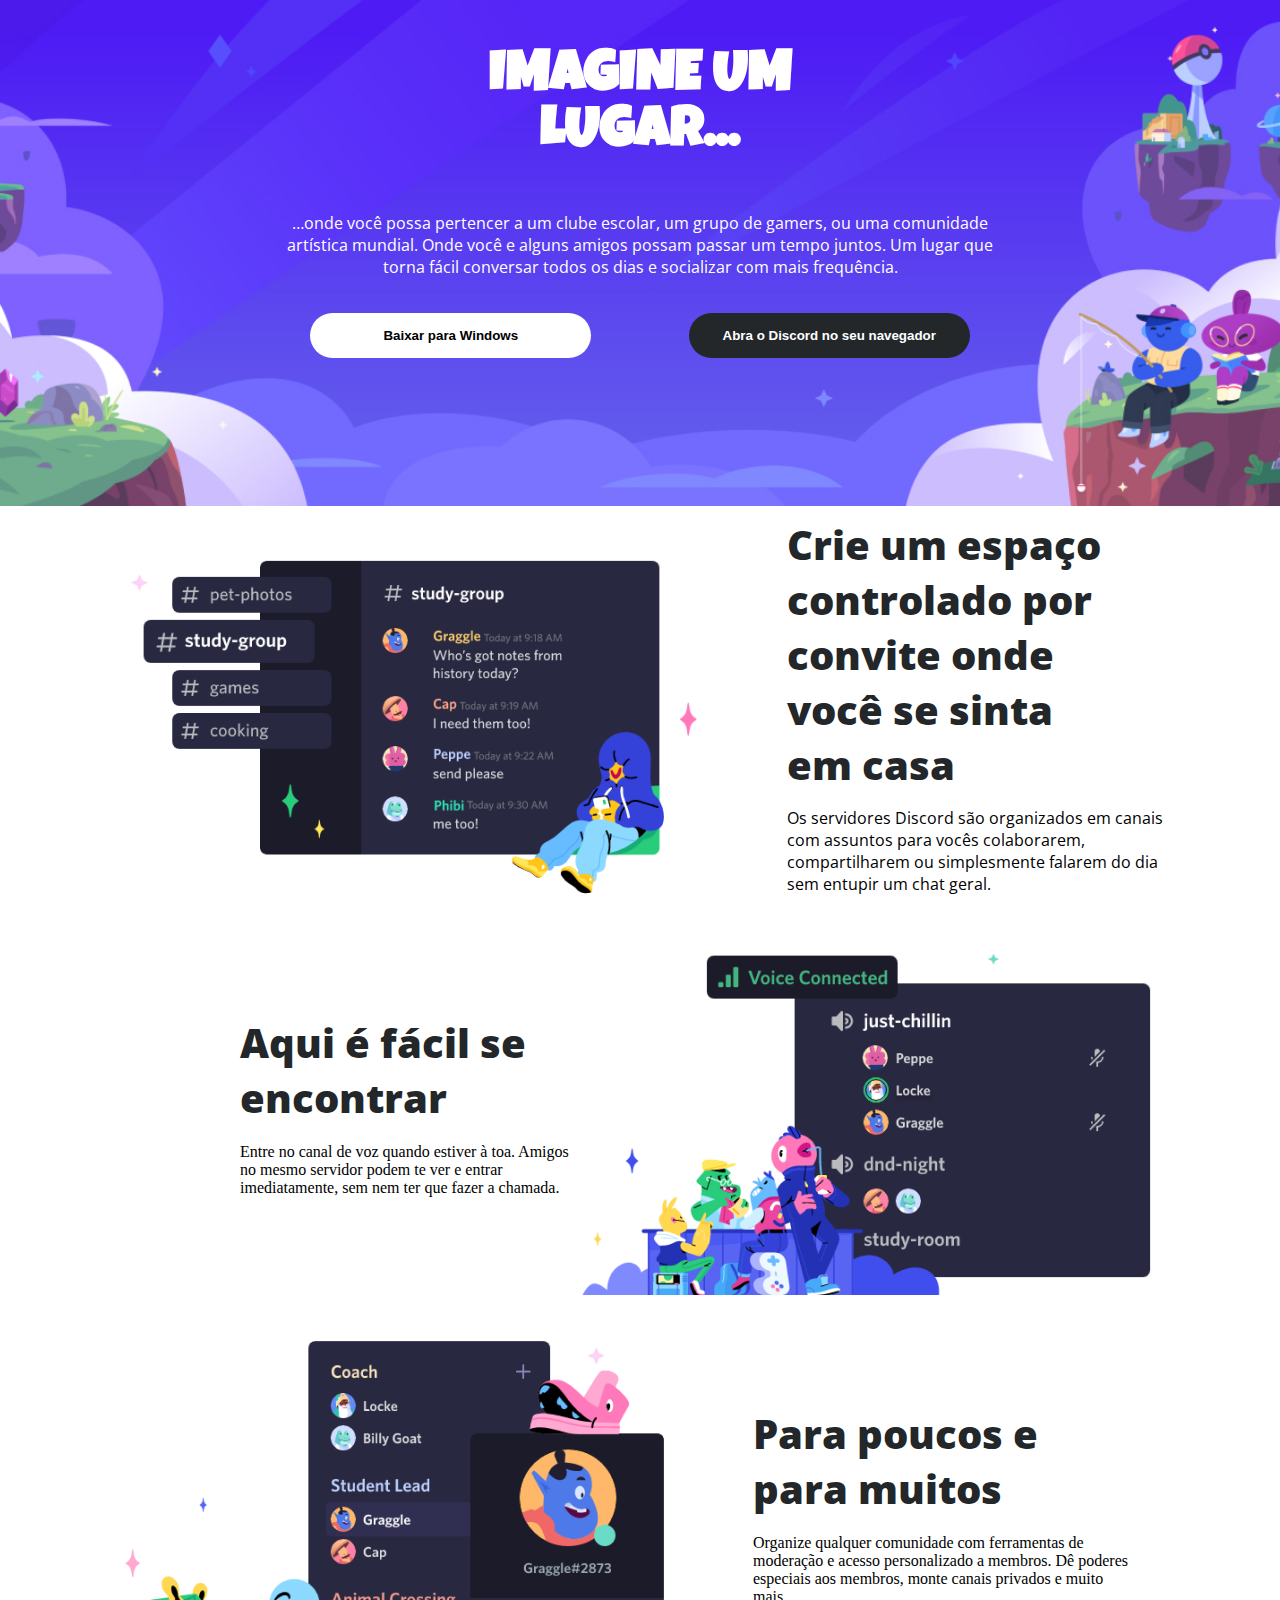
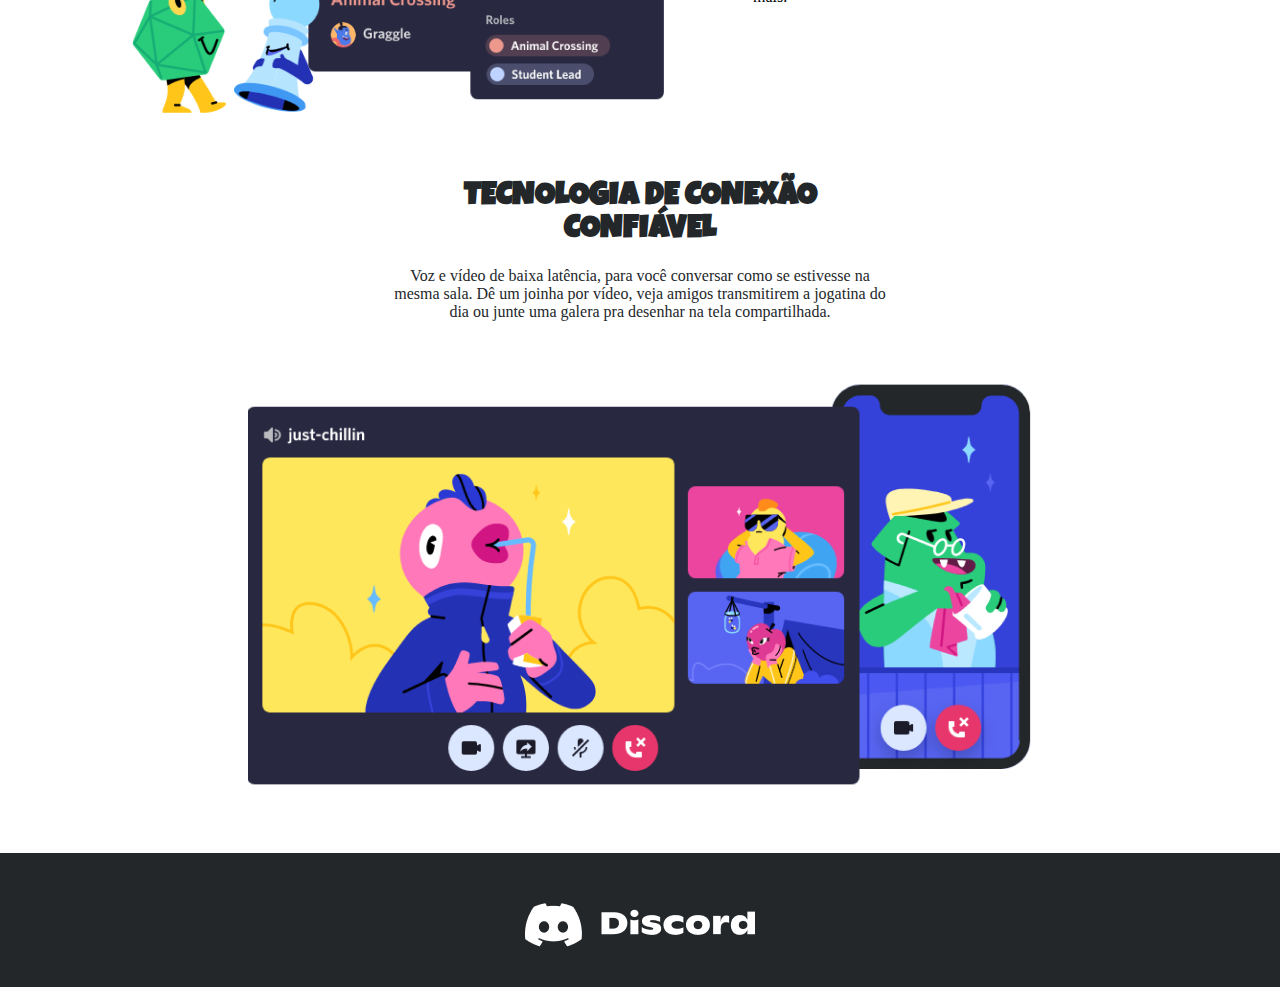
<file: Discord Responsive/index.html>
<!DOCTYPE html>
<html lang="en">
<head>
    <meta charset="UTF-8">
    <meta http-equiv="X-UA-Compatible" content="IE=edge">
    <meta name="viewport" content="width=device-width, initial-scale=1.0">
    <title>Discord</title>
    <link rel="stylesheet" href="assets/css/styles.css">
    <link rel="preconnect" href="https://fonts.googleapis.com">
    <link rel="preconnect" href="https://fonts.gstatic.com" crossorigin>
    <link href="https://fonts.googleapis.com/css2?family=Luckiest+Guy&display=swap" rel="stylesheet">
</head>
<body>
    <header>
        <div class="header-content">
            <h1>IMAGINE UM LUGAR...</h1>
            <p>…onde você possa pertencer a um clube escolar, um grupo de gamers, ou uma comunidade artística mundial. Onde você e alguns amigos possam passar um tempo juntos. Um lugar que torna fácil conversar todos os dias e socializar com mais frequência.</p>
            
        <div class="buttons">   
            <button class="download">Baixar para Windows</button>
            <button class="openbrowser">Abra o Discord no seu navegador</button>
        </div>    
        
    </header>

    <main>
        <section class="feel-comfortable">
            <div class="comfortable-img">
                <img src="assets/img/Section Image (1).png" alt="">
            </div>
            <div class="comfortable-description">
                <h2>Crie um espaço controlado por convite onde você se sinta em casa</h2>
                <p>Os servidores Discord são organizados em canais com assuntos para vocês colaborarem, compartilharem ou simplesmente falarem do dia sem entupir um chat geral.</p>
            </div>
        </section>

        <section class="find-yourself">
            <div class="yourself-img">
                <img src="assets/img/Section Image.png" alt="">
            </div>
            <div class="yourself-description">
                <h2>Aqui é fácil se encontrar</h2>
                <p>
                    Entre no canal de voz quando estiver à toa. Amigos no mesmo servidor podem te ver e entrar imediatamente, sem nem ter que fazer a chamada.
                </p>
            </div>
        </section>

        <section class="to-everyone">
            <div class="everyone-img">
                <img src="assets/img/Section Image (2).png" alt="">
            </div>
            <div class="everyone-description">
                <h2>Para poucos e para muitos</h2>
                <p>Organize qualquer comunidade com ferramentas de moderação e acesso personalizado a membros. Dê poderes especiais aos membros, monte canais privados e muito mais.</p>
            </div>
        </section>

        <section class="nice-connection">
            <div class="connection-img">
                <img src="assets/img/Section Image (3).png" alt="">
            </div>
            <div class="connection-description">
                <h2>TECNOLOGIA DE CONEXÃO CONFIÁVEL</h2>
                <p>Voz e vídeo de baixa latência, para você conversar como se estivesse na mesma sala. Dê um joinha por vídeo, veja amigos transmitirem a jogatina do dia ou junte uma galera pra desenhar na tela compartilhada.</p>
            </div>
        </section>
    </main>
    <footer>
        <div class="footer-position">
            <img src="assets/img/Group.png" alt="Discord footer">
        </div>
    </footer>
</body>
</html>
</file>
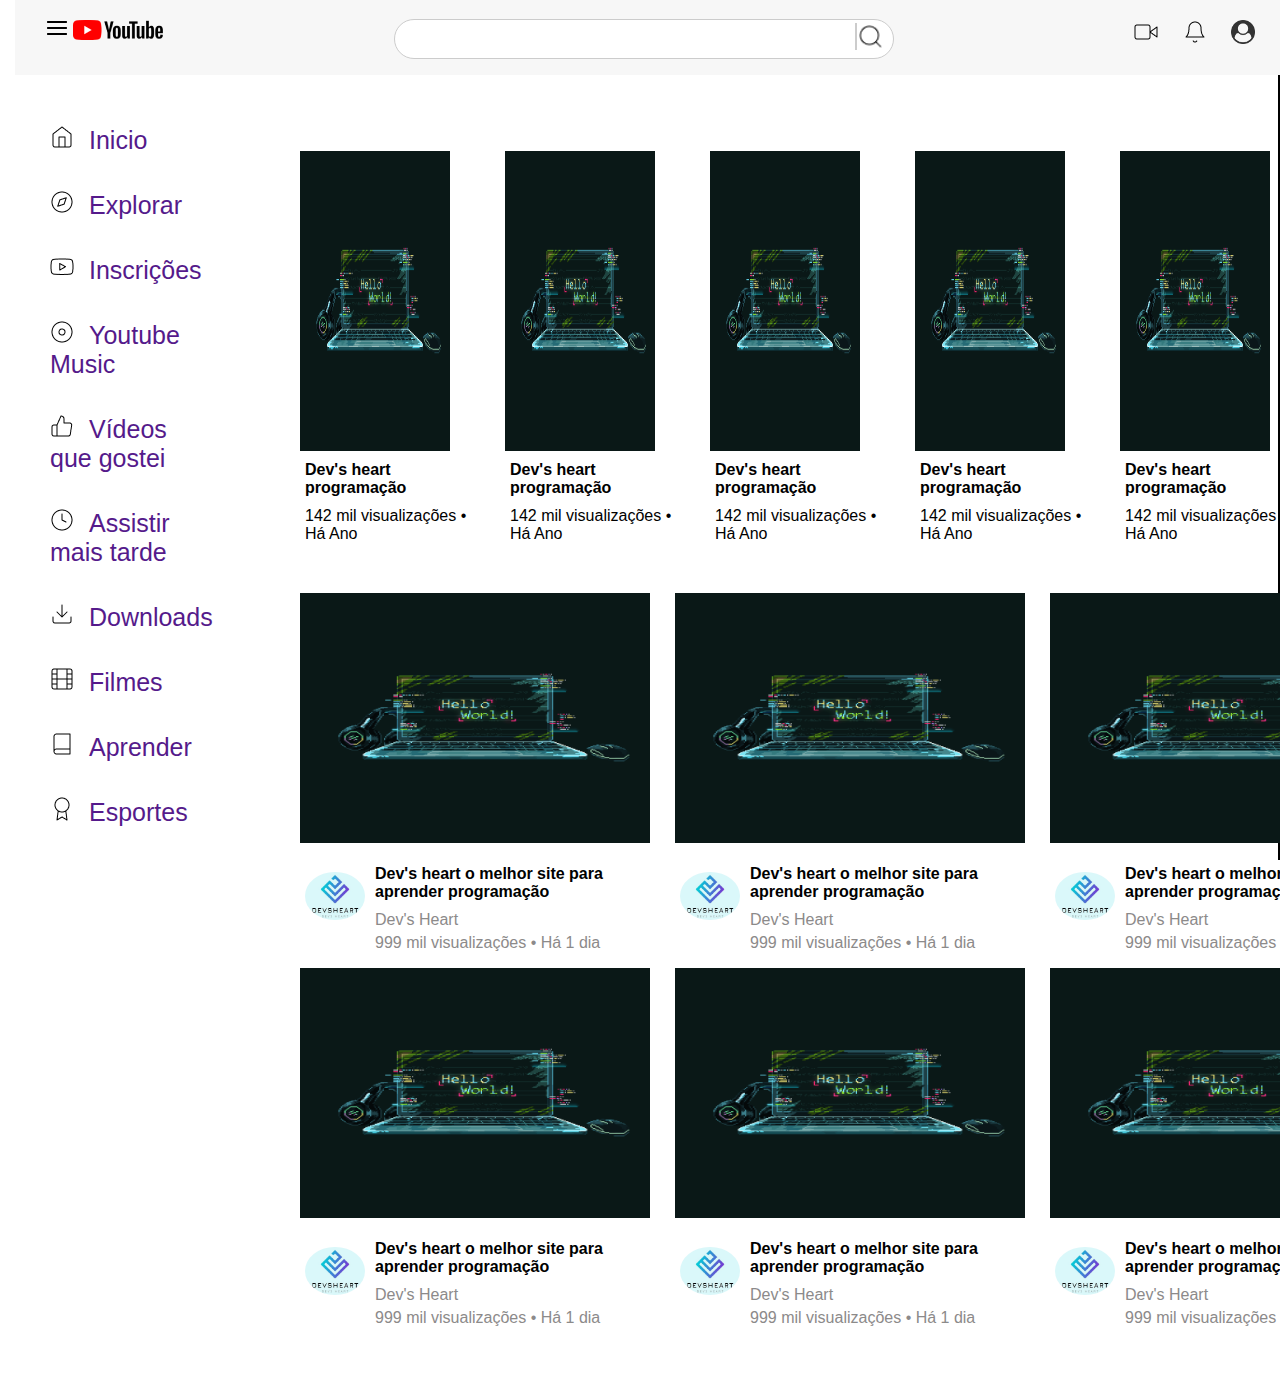
<file: Youtube Grid/index.html>
<!DOCTYPE html>
<html lang="en">
<head>
    <meta charset="UTF-8">
    <meta http-equiv="X-UA-Compatible" content="IE=edge">
    <meta name="viewport" content="width=device-width, initial-scale=1.0">
    <link rel="stylesheet" href="assets/css/styles.css">
    <title>Document</title>
</head>
<body>
    <header>
        <div class="logo">
            <img src="assets/img/menu.png" alt="menu">
            <a href=""><img src="assets/img/youtube 1.png" alt="menu"></a>
        </div>

        <div class="searchbar">
            <input type="text" name="search">
            <a href=""><img src="assets/img/search.png" alt=""></a>
        </div>

        <div class="profile">
            <img src="assets/img/video.png" alt="">
            <img src="assets/img/bell.png" alt="">
            <img width="24" height="24" src="assets/img/NicePng_user-icon-png_1280406.png" alt="">
        </div>
    </header>
    <main>
        <div class="content">
            <div class="rheels">
                <div class="rheels-content">
                    <img src="assets/img/windows11wallpapers.gif" alt="">
                    <p>Dev's heart programação </p>
                    
                    <span>142 mil visualizações • Há Ano</span>
                </div>
                <div class="rheels-content">
                    <img src="assets/img/windows11wallpapers.gif" alt="">
                    <p>Dev's heart programação</p>
                    
                    <span>142 mil visualizações • Há Ano</span>
                </div>
                <div class="rheels-content">
                    <img src="assets/img/windows11wallpapers.gif" alt="">
                    <p>Dev's heart programação</p>
                    
                    <span>142 mil visualizações • Há Ano</span>
                </div>
                <div class="rheels-content">
                    <img src="assets/img/windows11wallpapers.gif" alt="">
                    <p>Dev's heart programação</p>
                    
                    <span>142 mil visualizações • Há Ano</span>
                </div>
                <div class="rheels-content">
                    <img src="assets/img/windows11wallpapers.gif" alt="">
                    <p>Dev's heart programação</p>
                    
                    <span>142 mil visualizações • Há Ano</span>
                </div>
                <div class="rheels-content">
                    <img src="assets/img/windows11wallpapers.gif" alt="">
                    <p>Dev's heart programação</p>
                    
                    <span>142 mil visualizações • Há Ano</span>
                </div>
                
                <div class="rheels-content">
                    <img src="assets/img/windows11wallpapers.gif" alt="">
                    <p>Dev's heart programação</p>
                    
                    <span>142 mil visualizações • Há Ano</span>
                </div>  
            </div>
            <div class="videos">
                <div class="videos-content">
                    <div class="videos-img">
                        <img width="350" src="assets/img/windows11wallpapers.gif" alt="">
                    </div>
                    <img class="channel"  src="assets/img/logo-youtube.jpg" alt="">
                    <div class="videos-details"> 
                        <p>Dev's heart o melhor site para aprender programação</p>
                        <span>Dev's Heart</span>
                        <span>999 mil visualizações • Há 1 dia</span>
                    </div>
                </div>
                <div class="videos-content">
                    <div class="videos-img">
                        <img width="350" src="assets/img/windows11wallpapers.gif" alt="">
                    </div>
                    <img class="channel"  src="assets/img/logo-youtube.jpg" alt="">
                    <div class="videos-details"> 
                        <p>Dev's heart o melhor site para aprender programação</p>
                        <span>Dev's Heart</span>
                        <span>999 mil visualizações • Há 1 dia</span>
                    </div>
                </div>
                <div class="videos-content">
                    <div class="videos-img">
                        <img width="350" src="assets/img/windows11wallpapers.gif" alt="">
                    </div>
                    <img class="channel"  src="assets/img/logo-youtube.jpg" alt="">
                    <div class="videos-details"> 
                        <p>Dev's heart o melhor site para aprender programação</p>
                        <span>Dev's Heart</span>
                        <span>999 mil visualizações • Há 1 dia</span>
                    </div>
                </div>
                <div class="videos-content">
                    <div class="videos-img">
                        <img width="350" src="assets/img/windows11wallpapers.gif" alt="">
                    </div>
                    <img class="channel"  src="assets/img/logo-youtube.jpg" alt="">
                    <div class="videos-details"> 
                        <p>Dev's heart o melhor site para aprender programação</p>
                        <span>Dev's Heart</span>
                        <span>999 mil visualizações • Há 1 dia</span>
                    </div>
                </div>
                <div class="videos-content">
                    <div class="videos-img">
                        <img width="350" src="assets/img/windows11wallpapers.gif" alt="">
                    </div>
                    <img class="channel"  src="assets/img/logo-youtube.jpg" alt="">
                    <div class="videos-details"> 
                        <p>Dev's heart o melhor site para aprender programação</p>
                        <span>Dev's Heart</span>
                        <span>999 mil visualizações • Há 1 dia</span>
                    </div>
                </div>
                <div class="videos-content">
                    <div class="videos-img">
                        <img width="350" src="assets/img/windows11wallpapers.gif" alt="">
                    </div>
                    <img class="channel"  src="assets/img/logo-youtube.jpg" alt="">
                    <div class="videos-details"> 
                        <p>Dev's heart o melhor site para aprender programação</p>
                        <span>Dev's Heart</span>
                        <span>999 mil visualizações • Há 1 dia</span>
                    </div>
                </div>
                <div class="videos-content">
                    <div class="videos-img">
                        <img width="350" src="assets/img/windows11wallpapers.gif" alt="">
                    </div>
                    <img class="channel"  src="assets/img/logo-youtube.jpg" alt="">
                    <div class="videos-details"> 
                        <p>Dev's heart o melhor site para aprender programação</p>
                        <span>Dev's Heart</span>
                        <span>999 mil visualizações • Há 1 dia</span>
                    </div>
                </div>
                <div class="videos-content">
                    <div class="videos-img">
                        <img width="350" src="assets/img/windows11wallpapers.gif" alt="">
                    </div>
                    <img class="channel"  src="assets/img/logo-youtube.jpg" alt="">
                    <div class="videos-details"> 
                        <p>Dev's heart o melhor site para aprender programação</p>
                        <span>Dev's Heart</span>
                        <span>999 mil visualizações • Há 1 dia</span>
                    </div>
                </div>
            </div>    
        </div>
    </main>    
        <aside>
            <div class="scroll-menu">
                <a href=""><img src="assets/img/home.png" alt=""><span class="selected-page" >Inicio</span></a>
                <a href=""><img src="assets/img/compass.png" alt=""><span>Explorar</span></a>
                <a href=""><img src="assets/img/youtube.png" alt=""><span>Inscrições</span></a>
                <a href=""><img src="assets/img/disc.png" alt=""><span>Youtube Music</span></a>
                <a href=""><img src="assets/img/thumbs-up.png" alt=""><span>Vídeos que gostei</span></a>
                <a href=""><img src="assets/img/clock.png" alt=""><span>Assistir mais tarde</span></a>
                <a href=""><img src="assets/img/download (1).png" alt=""><span>Downloads</span></a>
                <a href=""><img src="assets/img/film.png" alt=""><span>Filmes</span></a>
                <a href=""><img src="assets/img/book.png" alt=""><span>Aprender</span></a>
                <a href=""><img src="assets/img/award.png" alt=""><span>Esportes</span></a>
            </div>
        </aside>
    <footer></footer>
</body>
</html>
</file>
<file: Discord Responsive/assets/css/styles.css>
@import url('https://fonts.googleapis.com/css2?family=Open+Sans:wght@500&display=swap');
* {
    margin: 0;
    padding: 0;
    box-sizing: border-box;
}
h2{
    font-family: 'Open Sans';
    font-weight: 800;
}
/* Header*/
header {
    width: 428px;
    height: 506px;
    background-size: cover;
    background-position: 75%;
    background-repeat: no-repeat;
    background-image: url('../img/Header Background.jpg');
}

.header-content{
    font-size: 16px;
    display: flex;
    flex-direction: column;
}
.header-content h1{
    font-family: 'Luckiest Guy';
    color: white;
    font-size: 32px;
    margin: 15px 20px;
    margin-top: 50px;
    width: 281px;
}
.header-content p{
    width: 381px;
    font-family: 'Open Sans';
    color: white;
    margin: 15px auto;
}
.buttons{
    display: flex;
    flex-direction: column;
    justify-content: center;
    align-items: center;
    margin: 0 auto;
    margin-top: 20px;
}
.download{
    color: #000;
    background: #fff;
    padding: 15px;
    margin: 15px auto;
    border: none;
    border-radius: 50px;
    width: 381px;
} 
.openbrowser{
    color: #fff;
    margin: 0 auto;
    background: #23272A;
    padding: 15px;
    border: none;
    width: 381px;
    border-radius: 50px;
} 

/*Main*/
.feel-comfortable{
    display: flex;
    flex-direction: column; 
}
.comfortable-img {
    margin-top: 35px;
}
.comfortable-description{
    width: 381px;
    margin: 25px auto;
}
.comfortable-description p{
    margin-top: 20px;
}
.comfortable-img img{
    width: 379px;
    height: 252;
}



.comfortable-description p{
    font-family: 'Open Sans';
    font-weight: 400;
    width: 378px;
}

.find-yourself{
    display: flex;
    flex-direction: column;
}

.yourself-img {
    margin-top: 35px;
}
.yourself-img img{
    width: 379px;
    height: 252;
}
.yourself-description{
    width: 381px;
    margin: 25px auto;
}
.yourself-description p {
    margin-top: 20px;
}


.to-everyone{
    display: flex;
    flex-direction: column;
    
}
.everyone-img{
    margin-top: 35px
}
.everyone-img img{
    width: 379px;
    height: 252;
}
.everyone-description{
    width: 381px;
    margin: 25px auto;
}
.everyone-description p{
    margin-top: 20px;
}

.nice-connection{
    display: flex;
    flex-direction: column;
}

.connection-img img{
    width: 379px;
    height: 252px;
    flex-grow: 0;
}
.connection-img{
    order: 1;
    margin: 10px auto;
}
.connection-description{
    order: 0;
    margin-top: 35px;
    width: 381px;
    margin: 25px auto;
}
.connection-description h2{
    font-family: 'Luckiest Guy';
    font-size: 32px;
    margin-bottom: 20px;
}

footer {
    background-color: #23272A;
    height: 134px;
    position: relative;
    text-align: center;
    
}


.footer-position img{
   position: relative;
   top: 50px;
}

@media (min-width: 770px) {
    header{
        width: 100%;
        background-size: cover;
    }

    
    .header-content h1{
        font-size: 56px;
        width: 400px;
        margin: 0 auto;
        margin-top: 50px;
        text-align: center;
    }
    .header-content p{
        font-size: 16px;
        width: 740px;
        margin: 0 auto;
        margin-top: 50px;
        text-align: center;
    }
    
    .buttons{
      display: flex;
      flex-direction: row;
      width: 757px;
      justify-content: center;
      align-items: center;
      margin: 0 auto;
      margin-top: 20px;
    }
    .openbrowser{
        padding: 15px;
        font-weight: bold;
        width: 281px;
    }
    .download{
        padding: 15px;
        font-weight: bold;
        width: 281px;
    }
    .feel-comfortable{
        display: flex;
        flex-direction: row; 
        width: 1050px;
        align-items: center;
        margin: 0 auto;
        height: 400px;
    }
    .comfortable-img img {
        width: 607px;  
    }
    .comfortable-img{
        width: 950px;
    }
    .yourself-img img {
        width: 607px; 
    }
    .everyone-img img {
        width: 607px;  
    }
    .connection-img img {
        width: 784px;
        height: 508px;  
    }
    .comfortable-description h2{
        font-family: 'Open Sans';
        font-size: 40px;
        font-weight: 800;
        width: 329px;
        height: 270px;
        color: #23272A;
    }

    .find-yourself{
        display: flex;
        flex-direction: row; 
        width: 800px;
        align-items: center;
        margin: 0 auto;
        height: 400px;
    }
    .yourself-img img{
        display: flex;
        flex-direction: row; 
        width: 607px;
        align-items: center;
        margin: 0 auto;
        height: 394px;
        order: 1;
    }
    .yourself-description h2{
        font-family: 'Open Sans';
        font-size: 40px;
        font-weight: 800;
        width: 329px;
        height: 108px;
        color: #23272A;
    }
    .yourself-description{
        order: 0;
    }
    .yourself-img {
        order: 1;
    }

    .to-everyone{
        display: flex;
        flex-direction: row; 
        width: 1050px;
        align-items: center;
        margin: 0 auto;
        height: 400px;
    }
    
    .everyone-description h2{
        font-family: 'Open Sans';
        font-size: 40px;
        font-weight: 800;
        width: 329px;
        height: 108px;
        color: #23272A;
    }

    .connection-description {
        width: 500px;
        text-align: center;
        color: #23272A;
        margin-bottom: 0;
        margin-top: 75px;
    }
}
</file>
<file: Youtube Grid/assets/css/styles.css>
* {
    margin: 0;
    padding: 0;
    box-sizing: border-box;
}
body{
    
    font-family: sans-serif;
    position: relative;
}
/*header*/

header {
    display: flex;
    flex-direction: row;
    width: 100%;
    height: 75px;
    margin-left: 15px;
    background-color: #cccccc28;
    justify-content: space-between;
}

p{  
    font-weight: bold;  
}

/*logo*/
.logo{
    margin-left: 30px;
    line-height: 50px;
    margin-top: 10px;
}

.searchbar{
    line-height: 75px;
    border-radius: 10px;
    position: relative;
}

.searchbar input{
    border: 1px solid #ccc;
    width: 500px;
    height: 40px;
    border-radius: 50px;
    
}
.searchbar img{
    border-left: 2px solid #ccc;
    position: absolute;
    top: 23px;
    right: 10px;
    width: 29px;
}

.profile{
    margin-right: 30px;
    margin-top: 10px;
    line-height: 50px;
}
.profile img {
    margin: 10px;
    margin-top: 10px;
    line-height: 5px;
}


/*main*/
main{
    
    margin-left: 250px;
    position: absolute;
    margin-top: 76px;
    width: 1190px;
}

.content{margin-left: 50px;}

.rheels-content {
    display: inline-grid;
    width: 180px;
    
}
.rheels-content p, .rheels-content span{
    margin-top: 10px;
    margin-left: 5px;
}
.rheels {
    display: grid;
    grid-template-columns: repeat(7, 1fr);
    gap: 25px;
    margin-bottom: 50px;
    
}
.rheels-content  img{
    width: 150px;
    height: 300px;
}


.videos{
    display: grid;
    grid-template-columns: repeat(4, 1fr);
    grid-template-rows: 350px 350px 50px;
    
    box-sizing: border-box;
    gap: 25px;
    margin-top: 25;
}

.videos-img img{
    height: 250px;
}

.videos-content {
    display: grid;
}

.videos-details{
    margin-left: 75px;
    margin-top: -55px;
    display: grid;
    grid-template-columns: 300px;
    width: 150px;
}

.channel{
    width: 60px;
    margin-top: 25px;
    border-radius: 50%;
    margin-left: 5px;
}
.videos-details p{
    margin-bottom: 10px;
}
.videos-details span{
    margin-bottom: 5px;
    color: #8c8a8a;
}




/*ASIDE*/

aside {
    height: 785px;
    border-right: 2px solid black;
}

.scroll-menu{
    width: 265px;
    display: flex;
    flex-direction: column;
    height: 100%;
    
    padding: 50px;
}
.scroll-menu a{
    font-size: 25px;
    margin-bottom: 35px;
    text-decoration: none;
}
.scroll-menu span{
    margin-left: 15px;
}
</file>
